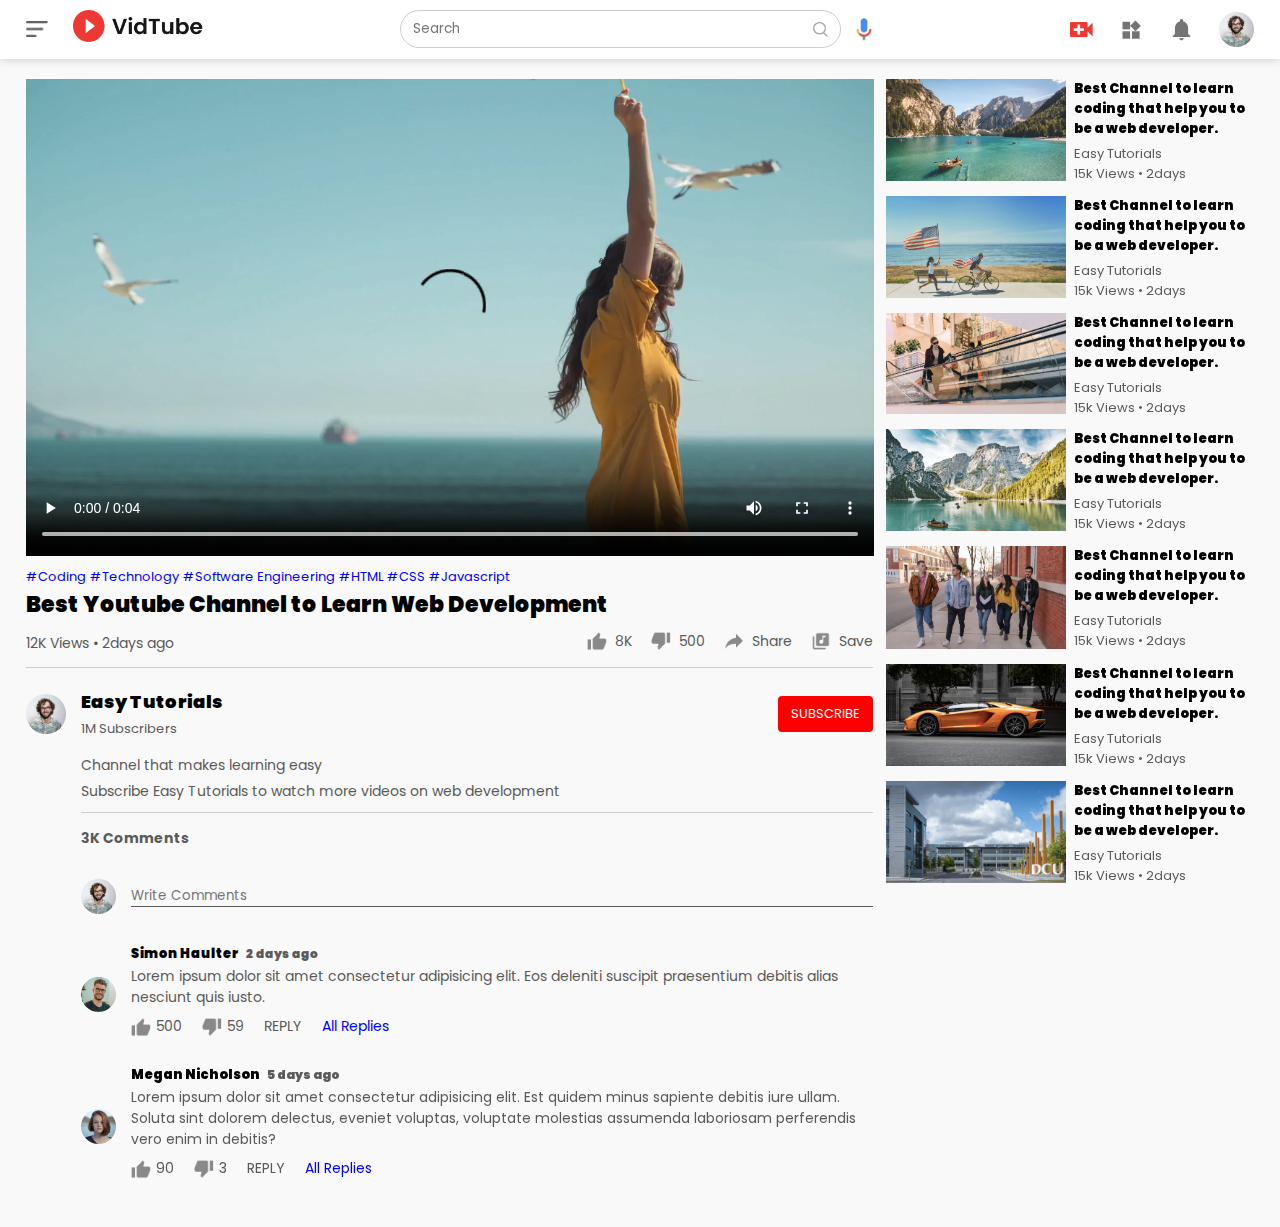
<file: play-video.html>
<!DOCTYPE html>
<html lang="en">

<head>
    <meta charset="UTF-8">
    <meta name="viewport" content="width=device-width, initial-scale=1.0">
    <title>Play Video</title>
    <link rel="stylesheet" href="style.css">
</head>

<body>
    <nav class="flex-div">
        <div class="nav-left flex-div">
            <img src="images/menu.png" class="menu-icon">
            <a href="/index.html"><img src="images/logo.png" class="logo"> </a>
        </div>

        <div class="nav-middle flex-div">
            <div class="search-box flex-div ">
                <input type="text" placeholder="Search">
                <img src="images/search.png">
            </div>
            <img src="images/voice-search.png" class="mic-icon">
        </div>
        <div class="nav-right flex-div">
            <img src="images/upload.png">
            <img src="images/more.png">
            <img src="images/notification.png">
            <img src="images/Jack.png" class="user-icon">
        </div>
    </nav>
    <div class="container play-container">
        <div class="row">
            <!-- --------left sidebar-------- -->
            <div class="play-video">
                <video controls autoplay>
                    <source src="images/video.mp4" type="video/mp4">
                </video>

                <div class="tags">
                    <a href="">#Coding</a>
                    <a href="">#Technology</a>
                    <a href="">#Software Engineering</a>
                    <a href="">#HTML</a>
                    <a href="">#CSS</a>
                    <a href="">#Javascript</a>
                </div>
                <h3>Best Youtube Channel to Learn Web Development</h3>
                <div class="play-video-info">
                    <p>12K Views &bull; 2days ago</p>
                    <div>
                        <a href=""><img src="images/like.png">8K</a>
                        <a href=""><img src="images/dislike.png">500</a>
                        <a href=""><img src="images/share.png">Share</a>
                        <a href=""><img src="images/save.png">Save</a>
                    </div>
                </div>
                <hr>
                <div class="publisher">
                    <img src="images/Jack.png">
                    <div>
                        <p>Easy Tutorials</p>
                        <span>1M Subscribers</span>
                    </div>
                    <button type="button">SUBSCRIBE</button>
                </div>
                <div class="vid-description">
                    <p>Channel that makes learning easy </p>
                    <p> Subscribe Easy Tutorials to watch more videos on web development</p>
                    <hr>
                    <h4>3K Comments</h4>
                    <div class="add-comments">
                        <img src="images/Jack.png">
                        <input type="text" placeholder="Write Comments">
                    </div>
                    <div class="old-comments">
                        <img src="images/simon.png">
                        <div>
                            <h3>Simon Haulter  <span> 2 days ago </span></h3>
                            <p>Lorem ipsum dolor sit amet consectetur adipisicing elit. Eos deleniti suscipit praesentium debitis alias nesciunt quis iusto.</p>
                            <div class="comment-action">
                                <img src="images/like.png" ><span>500</span>
                                <img src="images/dislike.png" ><span>59</span>
                                <span>REPLY</span>
                                <a href="">All Replies</a>
                            </div>
                        </div>
                    </div>
                    <div class="old-comments">
                        <img src="images/megan.png">
                        <div>
                            <h3> Megan Nicholson <span> 5 days ago </span></h3>
                            <p>Lorem ipsum dolor sit amet consectetur adipisicing elit. Est quidem minus sapiente debitis iure ullam. Soluta sint dolorem delectus, eveniet voluptas, voluptate molestias assumenda laboriosam perferendis vero enim in debitis?</p>
                            <div class="comment-action">
                                <img src="images/like.png" ><span>90</span>
                                <img src="images/dislike.png" ><span>3</span>
                                <span>REPLY</span>
                                <a href="">All Replies</a>
                            </div>
                        </div>
                    </div>
                </div>
            </div>
            <!-- -----------right-sidebar--------------- -->
            <div class="right-sidebar">
                <div class="side-videolist">
                    <a href="" class="small-thumbnail"> <img src="images/thumbnail1.png" class="thumbnail"></a>
                    <div class="vid-info">
                        <a href="">Best Channel to learn coding that help you to be a web developer.</a>
                        <p>Easy Tutorials</p>
                        <p>15k Views &bull; 2days</p>
                    </div>
                </div>
                <div class="side-videolist">
                    <a href="" class="small-thumbnail"> <img src="images/thumbnail2.png" class="thumbnail"></a>
                    <div class="vid-info">
                        <a href="">Best Channel to learn coding that help you to be a web developer.</a>
                        <p>Easy Tutorials</p>
                        <p>15k Views &bull; 2days</p>
                    </div>
                </div>
                <div class="side-videolist">
                    <a href="" class="small-thumbnail"> <img src="images/thumbnail3.png" class="thumbnail"></a>
                    <div class="vid-info">
                        <a href="">Best Channel to learn coding that help you to be a web developer.</a>
                        <p>Easy Tutorials</p>
                        <p>15k Views &bull; 2days</p>
                    </div>
                </div>
                <div class="side-videolist">
                    <a href="" class="small-thumbnail"> <img src="images/thumbnail4.png" class="thumbnail"></a>
                    <div class="vid-info">
                        <a href="">Best Channel to learn coding that help you to be a web developer.</a>
                        <p>Easy Tutorials</p>
                        <p>15k Views &bull; 2days</p>
                    </div>
                </div>
                <div class="side-videolist">
                    <a href="" class="small-thumbnail"> <img src="images/thumbnail5.png" class="thumbnail"></a>
                    <div class="vid-info">
                        <a href="">Best Channel to learn coding that help you to be a web developer.</a>
                        <p>Easy Tutorials</p>
                        <p>15k Views &bull; 2days</p>
                    </div>
                </div>
                <div class="side-videolist">
                    <a href="" class="small-thumbnail"> <img src="images/thumbnail6.png" class="thumbnail"></a>
                    <div class="vid-info">
                        <a href="">Best Channel to learn coding that help you to be a web developer.</a>
                        <p>Easy Tutorials</p>
                        <p>15k Views &bull; 2days</p>
                    </div>
                </div>
                <div class="side-videolist">
                    <a href="" class="small-thumbnail"> <img src="images/thumbnail7.png" class="thumbnail"></a>
                    <div class="vid-info">
                        <a href="">Best Channel to learn coding that help you to be a web developer.</a>
                        <p>Easy Tutorials</p>
                        <p>15k Views &bull; 2days</p>
                    </div>
                </div>
            </div>

        </div>
    </div>
</body>

</html>
</file>
<file: style.css>
/* ---------Styles applied universally------------ */

@import url('https://fonts.googleapis.com/css2?family=Poppins&display=swap');

* {
    margin: 0;
    padding: 0;
    font-family: 'Poppins', sans-serif;
    box-sizing: border-box;
}

a {
    text-decoration: none;
    color: #5a5a5a
}

img {
    cursor: pointer;
}

.flex-div {
    display: flex;
    align-items: center;
}

/* ------------Styles for Navbar------------- */
nav {
    padding: 10px 2%;
    justify-content: space-between;
    box-shadow: 0 0 10px rgba(0, 0, 0, 0.2);
    background: #fff;
    position: sticky;
    top: 0;
    z-index: 10;
}

.nav-right img {
    width: 25px;
    margin-right: 25px;
}

.nav-right .user-icon {
    width: 35px;
    border-radius: 50%;
    margin: 0;
    overflow: hidden;
}

.nav-left .menu-icon {
    width: 22px;
    margin-right: 25px
}

.nav-left .logo {
    width: 130px;
}

.nav-middle .search-box {
    border: 1px solid #ccc;
    margin-right: 15px;
    padding: 8px 12px;
    border-radius: 25px;
}

.nav-middle .search-box input {
    width: 400px;
    border: 0;
    outline: 0;
    background: transparent;
}

.nav-middle .search-box img {
    width: 15px;
}

.nav-middle .mic-icon {
    width: 16px;
}


/* ----------------Styles for Sidebar ----------------- */
.sidebar {
    background: #fff;
    width: 15%;
    position: fixed;
    top: 0;
    height: 100vh;
    padding-left: 2%;
    padding-top: 80px;
}

.shortcut-links img {
    width: 20px;
    margin-right: 20px;

}

.shortcut-links a {
    display: flex;
    align-items: center;
    margin-bottom: 20px;
    width: fit-content;
    flex-wrap: wrap;
}

.shortcut-links a:first-child {
    color: #ed3833;
}

.sidebar hr {
    border: 0;
    height: 1px;
    background: #ccc;
    width: 85%;
}

.subscribed-list h3 {
    font-size: 13px;
    margin: 20px 0;
    color: #5a5a5a;
}

.subscribed-list a {
    display: flex;
    align-items: center;
    margin-bottom: 20px;
    width: fit-content;
    flex-wrap: wrap;
}

.subscribed-list a img {
    width: 25px;
    border-radius: 50%;
    margin-right: 20px;
}

.small-sidebar {
    width: 5%;
}

.small-sidebar p {
    display: none;
}

.small-sidebar h3 {
    display: none;
}

.small-sidebar hr {
    width: 50%;
    margin-bottom: 25px;
}

/* ---------main---------- */
.container {
    /* border: 1px solid black; */
    background: #f9f9f9;
    padding: 20px 2% 20px 17%;
}

.banner {
    width: 100%;
}

.large-container {
    padding-left: 7%;
}

.banner img {
    width: 100%;
    border-radius: 8px;
}

.list-container {
    display: grid;
    grid-template-columns: repeat(auto-fit, minmax(250px, 1fr));
    grid-column-gap: 16px;
    grid-row-gap: 30px;
    margin-top: 15px;
}

.video-list .thumbnail {
    width: 100%;
    border-radius: 5px;
}

.video-list .flex-div {
    align-items: flex-start;
    margin-top: 7px;
}

.video-list .flex-div img {
    width: 35px;
    margin-right: 10px;
    border-radius: 50%;
}

.vid-info {
    color: #5a5a5a;
    font-size: 13px;
}

.vid-info a {
    color: #000;
    font-weight: 900;
    display: block;
    margin-bottom: 5px;
}

@media (max-width :900px) {
    .menu-icon{
        display: none;
    }
    .sidebar{
        display: none;
    }
    .container , .large-container{
        padding-left: 5%;
        padding-right: 5%;
    }
    .nav-right img{
        display: none;
    }
    .nav-right .user-icon{
        display: block;
        width: 30px;
    }
    .nav-middle .search-box input{
        width: 100px;
    }
    .nav-middle .mic-icon{
        display: none;
    }
    .nav-left .logo{
        width: 150px;
    }
}

/* --------play-video html file css------- */
.play-container{
    padding-left: 2%;
}
.row{
    display: flex;
    justify-content: space-between;
    flex-wrap: wrap;
}
.play-video{
    flex-basis: 69%;
}
.right-sidebar{
    flex-basis: 30%;
}
.play-video video{
    width: 100%;
    border: 0;
}
.side-videolist{
    display: flex;
    justify-content: space-between;
    margin-bottom: 8px ;
}
.side-videolist img{
    width: 100%;
}
.side-videolist .small-thumbnail{
  flex-basis: 49%;
}
.side-videolist  .vid-info{
    flex-basis: 49%;
}
.play-video .tags a {
    color: #0000ff;
    font-size: 13px;
}
.play-video h3{
    font-weight: 900;
    font-size: 22px;
}

.play-video .play-video-info{
    display: flex;
    align-items: center;
    justify-content: space-between;
    flex-wrap: wrap;
    margin-top: 10px;
    font-size: 14px;
    color:#5a5a5a
}
.play-video .play-video-info a {
    display: inline-flex;
    align-items: center;
    margin-left: 15px;
}
.play-video .play-video-info a img{ 
    width: 20px;
    margin-right: 8px;  
}
.play-video  hr{
    border: 0;
    height: 1px;
   background: #ccc;
   margin: 10px 0 ;
}
.publisher{
    display:flex;
    align-items: center;
    margin-top: 20px;
}
.publisher div{
    flex: 1;
}
.publisher img{
    width: 40px;
    border-radius: 50%;
    margin-right: 15px;
}
.publisher div p {
    font-weight: 900;
    font-size: 18px;
    color: #000;
}
.publisher div span{
    font-size: 13px;
    color: #5a5a5a;
}
.publisher  button{
    background-color: red;
    border: 0;
    color:white;
    padding: 8px 13px;
    font-size: 13px;
    border-radius: 4px;
}
.vid-description{
    padding-left: 55px;
    margin: 15px 0 ;
}
.vid-description p{
    color: #5a5a5a;
    font-size: 14px;
    margin-bottom: 5px;
}
.vid-description  h4{
    color: #5a5a5a;
    font-size: 14px;
    margin-top: 15px;
}
.add-comments{
    display: flex;
    align-items: center;
    margin: 30px 0;
}
.add-comments img{
    width: 35px;
    border-radius: 50%;
    margin-right: 15px;
}
.add-comments  input{
    border: 0;
    outline: none;
    border-bottom: 1px solid #5a5a5a;
    width: 100%;
    background: transparent; 
}
.old-comments{
    display: flex;
    align-items: center;
    margin: 20px 0;
}
.old-comments img{
    width: 35px;
    border-radius: 50%;
    margin-right: 15px;
}
.old-comments h3{
    font-size: 13px;
    margin-bottom: 2px;
   
}
.old-comments h3 span{
    font-size: 12px;
    color: #5a5a5a;
    font-weight: 900;
    margin-left: 5px;
}
.old-comments .comment-action{
    display: flex;
    align-items: center;
    margin: 8px 0 ;
    font-size: 14px;
}
.old-comments .comment-action img{
    border-radius: 0;
    width: 20px;
    margin-right: 5px;
}
.old-comments .comment-action span{
    margin-right: 20px;
    color: #5a5a5a;
}
.old-comments .comment-action a {
    color: #0000ff;
}

@media (max-width:900px){
    .play-video{
        flex-basis: 100%;
    }
    .right-sidebar{
        flex-basis: 100%;
    }
    .play-container{
        padding-left: 5%;
    }
    .vid-description{
        padding-left: 0;
    }
    .play-video .play-video-info a {
        margin-left: 0;
        margin-right: 15px;
        margin-top: 15px;
    }
}
</file>
